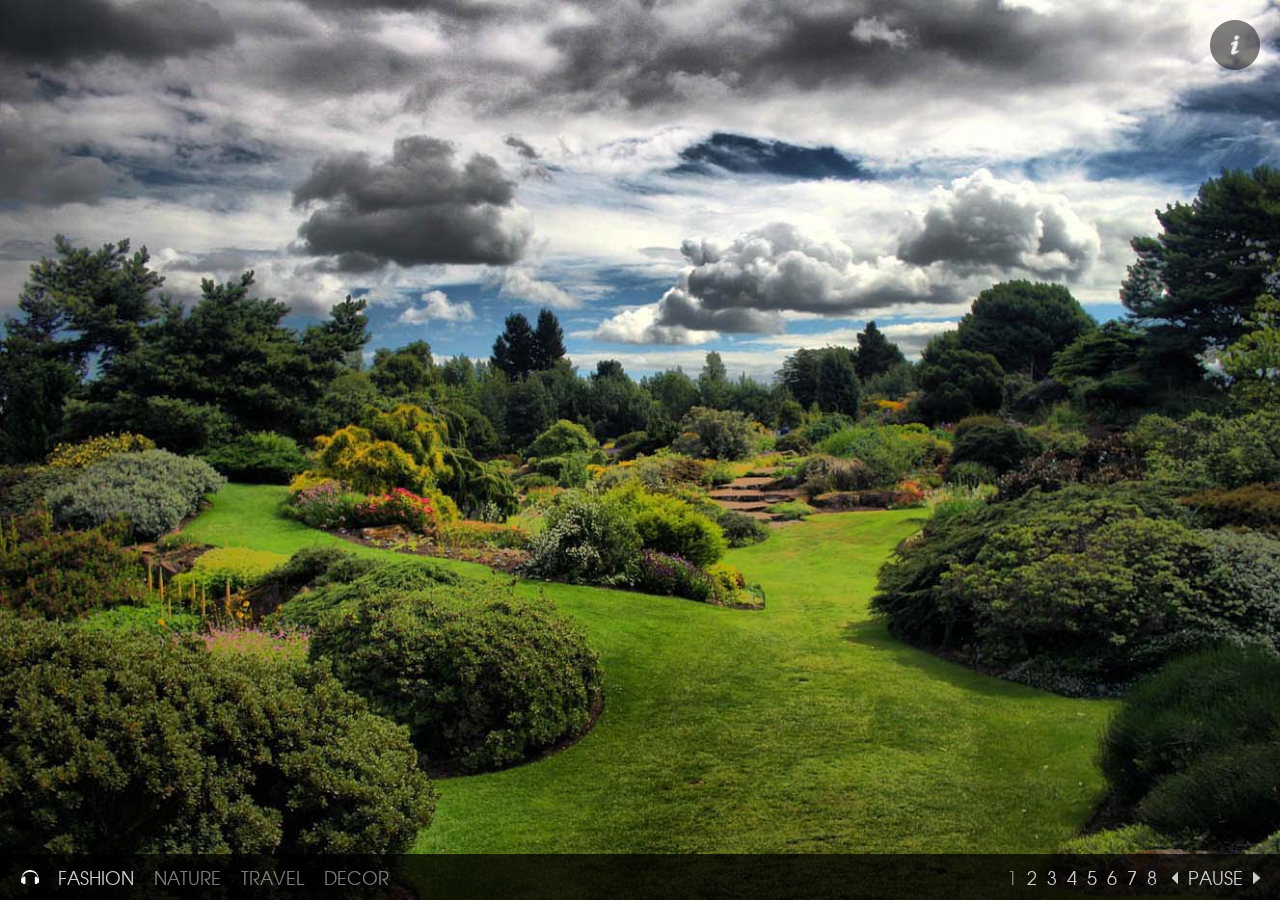
<file: index.html>
<!DOCTYPE html>

<html lang="en">

    <head>
    
    	<meta http-equiv="Content-Type" content="text/html; charset=utf-8" />
        
    	<title>Alt-Gallery</title>
        <meta name="description" content="GalleryJack is a jQuery full background image gallery" />
        <meta name="keywords" content="jQuery gallery, jQuery full image background, image gallery" />
        
        <!-- Change "nofollow" to "follow" below if you want your images to be indexed by search engines -->
        <meta name="robots" content="index, nofollow" /> 
        
        <style type="text/css">
			
			html {
			
				background-color: #000;
				
			}
			
		</style>
        
       
        
        <link rel="stylesheet" type="text/css" href="css/slideshow.css" />
    	
        <!--[if lte IE 8 ]>
            
            <script type="text/javascript">
            	document.createElement("footer");
                document.createElement("audio");
            </script>
            
        	<link rel="stylesheet" type="text/css" href="css/ie.css" />
            
        <![endif]-->
    
    	<script src="https://ajax.googleapis.com/ajax/libs/jquery/1.9.0/jquery.min.js" type="text/javascript"></script>
        <script src="js/jquery.address-1.5.min.js" type="text/javascript"></script>
        
        <!-- For faster loading, change these urls to the "min" versions -->
        <script src="js/html-music.js" type="text/javascript"></script>
        <script src="js/bg-slideshow.js" type="text/javascript"></script>
        <script src="js/info-toggle.js" type="text/javascript"></script>
        
        <!-- ********************************* -->
        <!-- BEGIN ON-PAGE SCRIPT AND SETTINGS -->
        <!-- ********************************* -->
		<script type="text/javascript">

			jQuery(document).ready(function() {
				
				// ************
				// SEO SETTINGS
				// ************
				// Change the "robots" meta tag above as well to maximize SEO control
				var seoCrawlable = false;
				
				// **************
				// MUSIC SETTINGS
				// **************
				var musicSettings = {
				
					volume: 75,
					pauseOpacity: 0.6
					
				};
				
				// *****************************
				// BACKGROUND SLIDESHOW SETTINGS
				// *****************************
				var bgSettings = {
					
					autoPlay: true,
					randomizeImages: false,
					transitionDelay: 7000,
					activeNumOpacity: 0.6,
					nonActiveCatOpacity: 0.6,
					disableRightClick: true
					
				};
				
				jQuery.address.crawlable(seoCrawlable);
				jQuery.htmlMusic(musicSettings);
				jQuery.bgSlideshow(bgSettings);
				jQuery.infoToggle();
				
				musicSettings = bgSettings = seoCrawlable = null;
	
			});
        
        </script>
        
        <!-- ******************************* -->
        <!-- END ON-PAGE SCRIPT AND SETTINGS -->
        <!-- ******************************* -->
        
        <!-- *************************************************************** -->
        <!-- *************************************************************** -->
        <!-- END SECTION TO COPY INTO YOUR THE HEAD SECTION OF YOUR WEB PAGE -->
        <!-- *************************************************************** -->
        <!-- *************************************************************** -->
        
	</head>
    

	<body>
        
        <!-- *************************************************** -->
        <!-- *************************************************** -->
        <!-- BEGIN SECTION TO COPY INTO THE BODY OF YOUR WEBPAGE -->
        <!-- *************************************************** -->
        <!-- *************************************************** -->
        
        <!-- BEGIN INFO SECTION -->
        <div id="info">
        	
            <!-- The info button icon, delete if you do not wish to use (if deleted, info text will always be shown) -->
        	<img src="images/slideshow/info.png" width="50" height="50" class="info-button" alt="Wayne Johnson Photography" />
        	
            <!-- The info text -->
            <p id="info-text">
            
            	<span class="company-name">Wayne Johnson Photography</span>
                <br />
                <a href="http://activeden.net/user/CrackerJack" target="_blank">website</a> | <a href="mailto:info@codingjack.com">email</a> | <a href="http://activeden.net/user/CrackerJack" target="_blank">facebook</a>
                
            </p>
        
        </div>
        
        <!-- BEGIN FOOTER -->
        <footer>
            
            <!-- ******************************************************* -->
            <!-- BEGIN MUSIC SECTION, DELETE ENTIRE SECTION FOR NO MUSIC -->
            <!-- ******************************************************* -->
            
            <!-- THE MUSIC ICON -->
            <img src="images/slideshow/volume.png" width="18" height="15" class="volume" alt="HTML5 Audio" />
            
            <!-- For no autoplay, delete the attribute.  For no loop, delete the "loop" attribute -->
            <audio id="music" autoplay="autoplay" loop>
            	
                <source src="music/song.mp3" type="audio/mpeg" id="mp3" />
                <source src="music/song.ogg" type="audio/ogg" />
                
                <!-- ***************************************************************************************************** -->
                <!-- The Flash Fallback: No need to edit this, the song url and options will be pulled from the above data -->
                <!-- ***************************************************************************************************** -->
                
                <object type="application/x-shockwave-flash" data="flash/music.swf" width="0" height="0" id="flash-audio">
                    
                    <param name="movie" value="flash/music.swf" />
                    <param name="allowScriptAccess" value="sameDomain" />
                    <param name="bgcolor" value="#000000" />

                </object>
                
            </audio> 
            <!-- ***************** -->
            <!-- END MUSIC SECTION -->
            <!-- ***************** -->
            
            <!-- This div will be populated automatically with category titles -->
            <div id="categories"></div>
            
            <!-- ********************* -->
            <!-- BEGIN GALLERY CONTENT -->
            <div id="bg-images">
        		
                <div id="preloader">
                
                	<img src="images/slideshow/preloader.gif" width="12" height="12" alt="preloader" />
                    
                </div>
                
                <!-- "class" options:
                    
					1) fit (no part of the image will be cropped)
					2) stretch (the image will be stretched and positioned top-left)
					3) stretch-center (the image will be stretched and centered)
                        
                -->
                
                <!-- BEGIN CATEGORY -->
                <ul title="FASHION" class="stretch">
                    
                    <!-- BEGIN CATEGORY IMAGES -->
                    <!--
                    	1) "title" = the url of the bg image
                    	2) The HTML between the <li> tags can be changed to an image or also left blank if you like
                    -->
                    
                    <li title="images/slideshow/backgrounds/fashion/1.jpg">1</li>
                    <li title="images/slideshow/backgrounds/fashion/2.jpg">2</li>
                    <li title="images/slideshow/backgrounds/fashion/3.jpg">3</li>
                    <li title="images/slideshow/backgrounds/fashion/4.jpg">4</li>
                    <li title="images/slideshow/backgrounds/fashion/5.jpg">5</li>
                    <li title="images/slideshow/backgrounds/fashion/6.jpg">6</li>
                    <li title="images/slideshow/backgrounds/fashion/7.jpg">7</li>
                    <li title="images/slideshow/backgrounds/fashion/8.jpg">8</li>

                </ul>
                
                <!-- BEGIN CATEGORY -->
                <ul title="NATURE" class="fit">
                    
                    <!-- BEGIN CATEGORY IMAGES -->
                    <li title="images/slideshow/backgrounds/nature/1.jpg">1</li>
                    <li title="images/slideshow/backgrounds/nature/2.jpg">2</li>
                    <li title="images/slideshow/backgrounds/nature/3.jpg">3</li>
                    <li title="images/slideshow/backgrounds/nature/4.jpg">4</li>
                    <li title="images/slideshow/backgrounds/nature/5.jpg">5</li>
                    <li title="images/slideshow/backgrounds/nature/6.jpg">6</li>
                    <li title="images/slideshow/backgrounds/nature/7.jpg">7</li>
                    <li title="images/slideshow/backgrounds/nature/8.jpg">8</li>
                    
                </ul>
                
                <!-- BEGIN CATEGORY -->
                <ul title="TRAVEL" class="stretch-center">
                    
                    <!-- BEGIN CATEGORY IMAGES -->
                    <li title="images/slideshow/backgrounds/travel/1.jpg">1</li>
                    <li title="images/slideshow/backgrounds/travel/2.jpg">2</li>
                    <li title="images/slideshow/backgrounds/travel/3.jpg">3</li>
                    <li title="images/slideshow/backgrounds/travel/4.jpg">4</li>
                    <li title="images/slideshow/backgrounds/travel/5.jpg">5</li>
                    <li title="images/slideshow/backgrounds/travel/6.jpg">6</li>
                    <li title="images/slideshow/backgrounds/travel/7.jpg">7</li>
                    <li title="images/slideshow/backgrounds/travel/8.jpg">8</li>
                    
                </ul>
                
                <!-- BEGIN CATEGORY -->
                <ul title="DECOR" class="stretch-center">
                    
                    <!-- BEGIN CATEGORY IMAGES -->
                    <li title="images/slideshow/backgrounds/decor/1.jpg">1</li>
                    <li title="images/slideshow/backgrounds/decor/2.jpg">2</li>
                    <li title="images/slideshow/backgrounds/decor/3.jpg">3</li>
                    <li title="images/slideshow/backgrounds/decor/4.jpg">4</li>
                    <li title="images/slideshow/backgrounds/decor/5.jpg">5</li>
                    
                </ul>
                
                <!-- PREVIOUS BUTTON, DELETE THIS DIV AND THE NEXT BUTTON DIV BELOW FOR NO PREV/NEXT BUTTONS -->
                <div class="prev-next">
                
                	<img src="images/slideshow/left_arrow.png" width="6" height="14" class="prev-button" alt="left arrow" />
                
                </div>
                
                <!-- BEGIN PLAY PAUSE, DELETE THIS DIV IF YOU DO NOT WISH TO USE PLAY/PAUSE -->
                <div id="play-pause">
                
                    <span class="play-button">PLAY</span>
                    <span class="pause-button">PAUSE</span>
                    
                </div>
                
                <!-- NEXT BUTTON, DELETE THIS DIV AND THE PREV BUTTON DIV ABOVE FOR NO PREV/NEXT BUTTONS -->
                <div class="prev-next">
                
                    <img src="images/slideshow/right_arrow.png" width="7" height="14" class="next-button" alt="right arrow" />
                
                </div>
                
            </div>
            
            <!-- ******************* -->
            <!-- END GALLERY CONTENT -->
            <!-- ******************* -->
        
        </footer>
        
    	<!-- ************************************************* -->
        <!-- ************************************************* -->
        <!-- END SECTION TO COPY INTO THE BODY OF YOUR WEBPAGE -->
        <!-- ************************************************* -->
        <!-- ************************************************* -->
        
        <!-- ***************************** -->
        <!-- FOR MAXIMUM SEO EFFECTIVENESS -->
        <!-- ***************************** -->
        <!-- 
        	Uncomment the "noscript" section below, and create links for every "deep-link" image in the gallery.
            To create a link for each page, upload the gallery to your website, visit each image and copy
            the url from the browser address bar and create a hyperlink like the example below.
        -->
        
        <!--
        <noscript>
        	
        	<a href="http://www.yoursite.com/gallery.html#/fashion/1">Fashion 1st Image</a>
            
        </noscript>
    	-->
    
    </body>
    
    
</html>
</file>
<file: css/slideshow.css>
/* To change the font, visit FontSquirell: http://www.fontsquirrel.com/fontface */
@font-face {
				
	font-family: "TeXGyreAdventorRegular";
	src: url("../fonts/texgyreadventor-regular-webfont.eot");
	src: url("../fonts/texgyreadventor-regular-webfont.eot?#iefix") format("eot"),
		 url("../fonts/texgyreadventor-regular-webfont.woff") format("woff"),
		 url("../fonts/texgyreadventor-regular-webfont.ttf") format("truetype"),
		 url("../fonts/texgyreadventor-regular-webfont.svg#webfontfuvdSzbb") format("svg");
	font-weight: normal;
	font-style: normal;
			
}

body {
			
	margin: 0px;
	padding: 0px;
				
}

/* ******************* */
/* Begin footer styles */
/* ******************* */	
		
footer {
				
	width: 100%;
	position: fixed;
	left: 0;
	bottom: 0;
				
	font-family: "TeXGyreAdventorRegular", Verdana, Geneva, sans-serif;
	font-size: 18px;
	color: #CCC;
	padding: 10px 0 10px 0;
	margin: 0;
				
	background-color: rgb(0, 0, 0);
	background-color: rgba(0, 0, 0, 0.75);
	
	/* Uncomment below to always hide the footer */
	/*
	display: none;
	*/
	
}

/* the audio section */
footer audio {

	float: left;
	
}

/* floats the Flash Object if rendered */
footer audio #flash-audio {

	float: left;
	
}

/* The music icon */
footer .volume {
	
	float: left;
	margin: 6px 9px 0 21px;
	cursor: pointer;
					
}

/* The category titles */			
footer #categories p {
	
	float: left;
	margin: 0 10px 0 10px;
	cursor: default;
	opacity: 0.6;
				
}

/* The number, play/pause section */	
footer #bg-images {
			
	position: fixed;
	right: 15px;
	display: none;
					
}

/* The numbered lists */		
footer #bg-images ul {
			
	list-style-type: none;
	display: none;
				
}

/* Each numbered item */		
footer #bg-images ul, footer #bg-images ul li {
			
	float: left;
	margin: 0 5px 0 5px;
	padding: 0;
				
}

/* The play-pause section */		
footer #bg-images #play-pause {
			
	float: left;
	margin: 0 5px 0 5px;
				
}

/* The prev-next divs */		
footer #bg-images .prev-next {
			
	float: left;
	padding: 0 5px 0 5px;
				
}

/* The prev-next buttons */	
footer #bg-images .prev-next img {
			
	cursor: pointer;
				
}

/* The play-pause buttons */
footer #bg-images #play-pause .play-button, footer #bg-images #play-pause .pause-button {
			
	cursor: pointer;
				
}

/* the preloader */
#preloader {
				
	float: left;
	background: url(../images/slideshow/preloader-bg.png) no-repeat;
	background-position: 0 6px;
	padding-left: 3px;
	width: 15px;
	height: 24px;
	display: none;
					
}

/* The info button and info text section */
#info {
			
	position: fixed;
	top: 20px;
	right: 20px;
	text-align: right;
				
}

/* The info button */	
#info .info-button {
			
	cursor: pointer;
				
}

/* The info text */	
#info #info-text {
	
	position: relative;
	
	font-family: "TeXGyreAdventorRegular", Verdana, Geneva, sans-serif;
	font-size: 14px;
	line-height: 22px;
	color: #CCC;
				
	margin: 0;
	display: none;
				
	padding: 15px 20px 15px 20px;
	background-color: rgb(0, 0, 0);
	background-color: rgba(0, 0, 0, 0.5);
				
	-moz-border-radius: 20px;
	-webkit-border-radius: 20px;
	border-radius: 20px;
				
}



/* Info text title */			
#info #info-text .company-name {
			
	font-size: 16px;
	color: #F5F5F5;
				
}

/* The info text links */	
#info #info-text a, #info-text a:visited {
			
	color: #CCC;
	text-decoration: none;
				
}

/* Info text links on mouse over */		
#info #info-text a:hover {
			
	color: #F5F5F5;
				
}
</file>
<file: css/ie.css>
/* IE transparent bg hack */
footer {

	background: url(../images/slideshow/ie_bg.png);
	
}

/* IE transparent bg hack */
#info #info-text {

	background: url(../images/slideshow/ie_bg_info.png);
	
}
</file>
